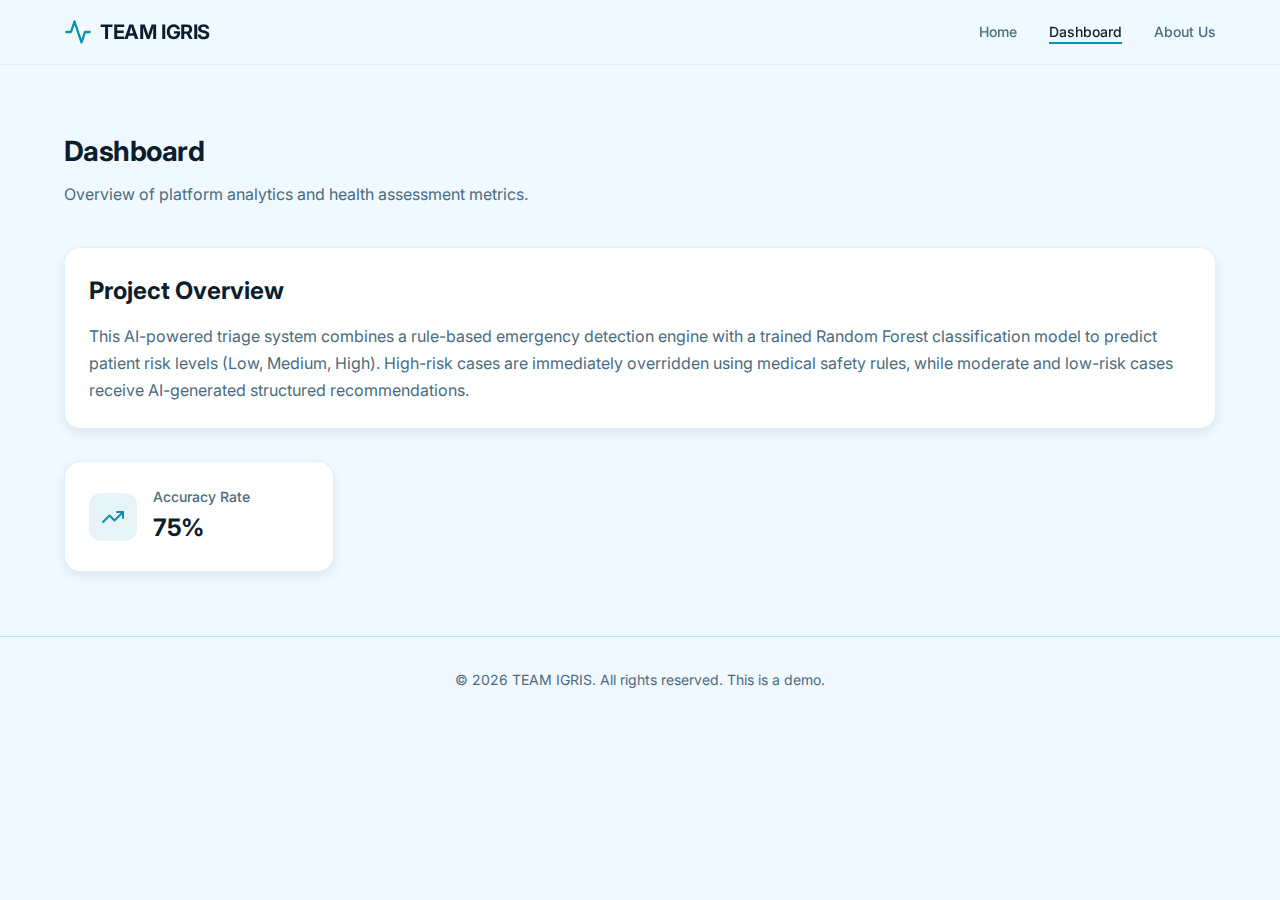
<file: frontend/dashboard.html>
<!DOCTYPE html>
<html lang="en">
<head>
  <meta charset="UTF-8" />
  <meta name="viewport" content="width=device-width, initial-scale=1.0" />
  <meta name="description" content="AI Health Dashboard - Platform analytics and health assessment metrics" />
  <meta name="theme-color" content="#0891b2" />
  <title>Dashboard - TEAM IGRIS</title>
  <link rel="preconnect" href="https://fonts.googleapis.com" />
  <link rel="preconnect" href="https://fonts.gstatic.com" crossorigin />
  <link href="https://fonts.googleapis.com/css2?family=Inter:wght@400;500;600;700&display=swap" rel="stylesheet" />
  <link rel="stylesheet" href="styles.css" />
</head>
<body>

  <!-- ========== NAVBAR ========== -->
  <nav class="navbar">
    <div class="navbar-inner">
      <a href="index.html" class="nav-logo">
        <svg xmlns="http://www.w3.org/2000/svg" width="28" height="28" viewBox="0 0 24 24" fill="none" stroke="currentColor" stroke-width="2" stroke-linecap="round" stroke-linejoin="round"><polyline points="22 12 18 12 15 21 9 3 6 12 2 12"/></svg>
        TEAM IGRIS
      </a>
      <ul class="nav-links" id="navLinks">
        <li><a href="index.html">Home</a></li>
        <li><a href="dashboard.html" class="active">Dashboard</a></li>
        <li><a href="about.html">About Us</a></li>
      </ul>
      <button class="nav-hamburger" id="hamburger" aria-label="Toggle menu">
        <svg xmlns="http://www.w3.org/2000/svg" width="18" height="18" viewBox="0 0 24 24" fill="none" stroke="currentColor" stroke-width="2" stroke-linecap="round" stroke-linejoin="round"><line x1="3" y1="12" x2="21" y2="12"/><line x1="3" y1="6" x2="21" y2="6"/><line x1="3" y1="18" x2="21" y2="18"/></svg>
      </button>
    </div>
  </nav>

  <main class="page-section">

    <!-- Page Header -->
    <div class="anim-fade-up">
      <h1 class="page-title">Dashboard</h1>
      <p class="page-subtitle">Overview of platform analytics and health assessment metrics.</p>
      <div class="card anim-fade-up" style="padding:1.5rem; margin-bottom:2rem;">
      <h2 style="margin-bottom:0.75rem;">Project Overview</h2>
      <p style="color:var(--muted); line-height:1.7;">
        This AI-powered triage system combines a rule-based emergency detection 
        engine with a trained Random Forest classification model to predict 
        patient risk levels (Low, Medium, High).
        
        High-risk cases are immediately overridden using medical safety rules,
        while moderate and low-risk cases receive AI-generated structured 
        recommendations.
      </p>
     </div>

    </div>

    <!-- Stats Grid -->
    <div class="stats-grid">
    

      <div class="stat-card anim-fade-up anim-delay-2">
        <div class="stat-icon">
          <!-- TrendingUp icon -->
          <svg xmlns="http://www.w3.org/2000/svg" width="24" height="24" viewBox="0 0 24 24" fill="none" stroke="currentColor" stroke-width="2" stroke-linecap="round" stroke-linejoin="round"><polyline points="22 7 13.5 15.5 8.5 10.5 2 17"/><polyline points="16 7 22 7 22 13"/></svg>
        </div>
        <div>
          <p class="stat-label">Accuracy Rate</p>
          <p class="stat-value" data-count="95" data-suffix="%">0%</p>
        </div>
      </div>
    

  </main>

  <footer class="footer">
    &copy; 2026 TEAM IGRIS. All rights reserved. This is a demo.
  </footer>

  <script>
    // Mobile nav
    document.getElementById('hamburger').addEventListener('click', function () {
      document.getElementById('navLinks').classList.toggle('open');
    });

    // Count-up animation
    document.querySelectorAll('[data-count]').forEach(function (el) {
      var target = parseInt(el.getAttribute('data-count'));
      var suffix = el.getAttribute('data-suffix') || '';
      var duration = 1800;
      var startTime = null;

      function step(timestamp) {
        if (!startTime) startTime = timestamp;
        var progress = Math.min((timestamp - startTime) / duration, 1);
        var eased = 1 - Math.pow(1 - progress, 3);
        var current = Math.round(eased * target);
        el.textContent = current.toLocaleString() + suffix;
        if (progress < 1) requestAnimationFrame(step);
      }

      requestAnimationFrame(step);
    });
  </script>

</body>
</html>
</file>
<file: frontend/styles.css>
*,
*::before,
*::after {
  margin: 0;
  padding: 0;
  box-sizing: border-box;
}

:root {
  --bg: #f0f9ff;
  --fg: #0c1e2d;
  --card: #ffffff;
  --card-fg: #0c1e2d;
  --primary: #0891b2;
  --primary-fg: #ffffff;
  --secondary: #e0f2fe;
  --secondary-fg: #0c4a6e;
  --muted: #4b6b80;
  --border: #bae6fd;
  --accent: #06b6d4;
  --success: #10b981;
  --warning: #f59e0b;
  --destructive: #ef4444;
  --radius: 1rem;
  --shadow-sm: 0 1px 2px rgba(0, 0, 0, 0.05);
  --shadow-md: 0 4px 12px rgba(0, 0, 0, 0.08);
  --shadow-lg: 0 10px 30px rgba(0, 0, 0, 0.1);
}
/* ========== DARK THEME ========== */
body.dark-theme {
  --bg: #0f172a;
  --fg: #f1f5f9;
  --card: #1e293b;
  --card-fg: #f1f5f9;
  --primary: #22d3ee;
  --primary-fg: #0f172a;
  --secondary: #1e3a5f;
  --secondary-fg: #e2e8f0;
  --muted: #94a3b8;
  --border: #334155;
  --accent: #06b6d4;
  --success: #10b981;
  --warning: #f59e0b;
  --destructive: #ef4444;
}


html {
  scroll-behavior: smooth;
}

body {
  font-family: 'Inter', -apple-system, BlinkMacSystemFont, 'Segoe UI', Roboto, sans-serif;
  background-color: var(--bg);
  color: var(--fg);
  line-height: 1.6;
  -webkit-font-smoothing: antialiased;
}

a {
  text-decoration: none;
  color: inherit;
}

img {
  max-width: 100%;
  height: auto;
  display: block;
}

/* ---------- Animations ---------- */
@keyframes fadeInUp {
  from {
    opacity: 0;
    transform: translateY(24px);
  }
  to {
    opacity: 1;
    transform: translateY(0);
  }
}

@keyframes fadeInLeft {
  from {
    opacity: 0;
    transform: translateX(-30px);
  }
  to {
    opacity: 1;
    transform: translateX(0);
  }
}

@keyframes fadeInRight {
  from {
    opacity: 0;
    transform: translateX(30px);
  }
  to {
    opacity: 1;
    transform: translateX(0);
  }
}

@keyframes blink {
  0%, 100% { opacity: 1; }
  50% { opacity: 0; }
}

@keyframes pulseSubtle {
  0%, 100% { opacity: 1; }
  50% { opacity: 0.7; }
}

@keyframes spin {
  to { transform: rotate(360deg); }
}

.anim-fade-up {
  animation: fadeInUp 0.6s ease-out both;
}

.anim-fade-left {
  animation: fadeInLeft 0.6s ease-out both;
}

.anim-fade-right {
  animation: fadeInRight 0.6s ease-out both;
}

.anim-delay-1 { animation-delay: 150ms; }
.anim-delay-2 { animation-delay: 300ms; }
.anim-delay-3 { animation-delay: 450ms; }
.anim-delay-4 { animation-delay: 600ms; }

/* ---------- Navbar ---------- */
.navbar {
  position: sticky;
  top: 0;
  z-index: 100;
  background: rgba(240, 249, 255, 0.85);
  backdrop-filter: blur(16px);
  -webkit-backdrop-filter: blur(16px);
  border-bottom: 1px solid rgba(186, 230, 253, 0.5);
}

.navbar-inner {
  max-width: 1200px;
  margin: 0 auto;
  display: flex;
  align-items: center;
  justify-content: space-between;
  padding: 1rem 1.5rem;
}

.nav-logo {
  display: flex;
  align-items: center;
  gap: 0.5rem;
  font-size: 1.25rem;
  font-weight: 700;
  letter-spacing: -0.02em;
  color: var(--fg);
}

.nav-logo svg {
  color: var(--primary);
}

.nav-links {
  display: flex;
  align-items: center;
  gap: 2rem;
  list-style: none;
}

.nav-links a {
  font-size: 0.875rem;
  font-weight: 500;
  color: var(--muted);
  position: relative;
  padding-bottom: 4px;
  transition: color 0.3s;
}

.nav-links a::after {
  content: '';
  position: absolute;
  bottom: 0;
  left: 0;
  width: 0;
  height: 2px;
  background: var(--primary);
  transition: width 0.3s;
}

.nav-links a:hover {
  color: var(--fg);
}

.nav-links a:hover::after,
.nav-links a.active::after {
  width: 100%;
}

.nav-links a.active {
  color: var(--fg);
}

/* Mobile menu toggle */
.nav-hamburger {
  display: none;
  background: none;
  border: 1px solid var(--border);
  border-radius: 0.5rem;
  width: 36px;
  height: 36px;
  cursor: pointer;
  align-items: center;
  justify-content: center;
  color: var(--fg);
}

@media (max-width: 768px) {
  .nav-links { display: none; }
  .nav-hamburger { display: flex; }

  .nav-links.open {
    display: flex;
    flex-direction: column;
    position: absolute;
    top: 100%;
    left: 0;
    right: 0;
    background: var(--card);
    border-bottom: 1px solid var(--border);
    padding: 1rem 1.5rem;
    gap: 0.25rem;
  }

  .nav-links.open a {
    display: block;
    padding: 0.75rem 1rem;
    border-radius: 0.5rem;
  }

  .nav-links.open a:hover {
    background: var(--secondary);
  }
}

/* ---------- Hero Section ---------- */
.hero {
  position: relative;
  min-height: 85vh;
  display: flex;
  align-items: center;
  justify-content: center;
  overflow: hidden;
}

.hero-bg {
  position: absolute;
  inset: 0;
  background-image: url('../images/hospital-bg.jpg');
  background-size: cover;
  background-position: center;
  background-repeat: no-repeat;
}

.hero-overlay {
  position: absolute;
  inset: 0;
  background: rgba(240, 249, 255, 0.55);
}

.hero-content {
  position: relative;
  z-index: 10;
  max-width: 800px;
  margin: 0 auto;
  padding: 6rem 1.5rem;
  text-align: center;
}

.hero-badge {
  display: inline-flex;
  align-items: center;
  gap: 0.5rem;
  padding: 0.375rem 1rem;
  border-radius: 9999px;
  border: 1px solid rgba(8, 145, 178, 0.3);
  background: rgba(8, 145, 178, 0.1);
  font-size: 0.875rem;
  font-weight: 500;
  color: var(--primary);
  margin-bottom: 1.5rem;
}

.hero-badge svg {
  width: 16px;
  height: 16px;
}

.hero h1 {
  font-size: clamp(2rem, 5vw, 3.5rem);
  font-weight: 700;
  line-height: 1.15;
  letter-spacing: -0.03em;
  color: var(--fg);
  margin-bottom: 1.5rem;
  text-wrap: balance;
}

.hero h1 span {
  color: var(--primary);
}

.hero p {
  font-size: 1.125rem;
  color: var(--muted);
  max-width: 640px;
  margin: 0 auto 2.5rem;
  text-wrap: pretty;
}

/* ---------- Buttons ---------- */
.btn {
  display: inline-flex;
  align-items: center;
  gap: 0.5rem;
  padding: 0.875rem 2rem;
  border-radius: var(--radius);
  font-size: 1rem;
  font-weight: 600;
  border: none;
  cursor: pointer;
  transition: all 0.3s;
}

.btn-primary {
  background: var(--primary);
  color: var(--primary-fg);
  box-shadow: var(--shadow-md);
}

.btn-primary:hover {
  background: #0e7490;
  box-shadow: var(--shadow-lg);
  transform: scale(1.03);
}

.btn-primary:active {
  transform: scale(0.98);
}

.btn svg {
  width: 20px;
  height: 20px;
}

/* ---------- Cards ---------- */
.card {
  background: var(--card);
  border: 1px solid rgba(186, 230, 253, 0.5);
  border-radius: var(--radius);
  box-shadow: var(--shadow-md);
  overflow: hidden;
}

.card-header {
  padding: 1.5rem 1.5rem 0;
}

.card-header h2 {
  font-size: 1.375rem;
  font-weight: 700;
  color: var(--fg);
  margin-bottom: 0.25rem;
}

.card-header p {
  font-size: 0.875rem;
  color: var(--muted);
}

.card-body {
  padding: 1.5rem;
}

/* ---------- Symptom Form Section ---------- */
.form-section {
  max-width: 640px;
  margin: 0 auto;
  padding: 5rem 1.5rem;
}

.form-grid {
  display: grid;
  grid-template-columns: 1fr 1fr;
  gap: 1rem;
}

@media (max-width: 480px) {
  .form-grid { grid-template-columns: 1fr; }
}

.form-group {
  display: flex;
  flex-direction: column;
  gap: 0.5rem;
}

.form-group label {
  font-size: 0.875rem;
  font-weight: 500;
  color: var(--fg);
}

.form-group input {
  padding: 0.75rem 1rem;
  border: 1px solid var(--border);
  border-radius: 0.75rem;
  font-size: 0.875rem;
  font-family: inherit;
  background: var(--card);
  color: var(--fg);
  transition: all 0.3s;
  outline: none;
}

.form-group input:focus {
  border-color: var(--primary);
  box-shadow: 0 0 0 3px rgba(8, 145, 178, 0.15);
}

.form-group input.error {
  border-color: var(--destructive);
}

.error-text {
  font-size: 0.75rem;
  color: var(--destructive);
}

/* Symptom toggles */
.symptom-label {
  font-size: 0.875rem;
  font-weight: 500;
  color: var(--fg);
  margin-bottom: 0.25rem;
}

.symptom-grid {
  display: grid;
  grid-template-columns: 1fr 1fr;
  gap: 0.75rem;
}

.symptom-btn {
  display: flex;
  align-items: center;
  gap: 0.75rem;
  padding: 0.75rem 1rem;
  border: 2px solid var(--border);
  border-radius: 0.75rem;
  background: var(--card);
  font-size: 0.875rem;
  font-weight: 500;
  font-family: inherit;
  color: var(--muted);
  cursor: pointer;
  transition: all 0.3s;
}

.symptom-btn:hover {
  border-color: rgba(8, 145, 178, 0.4);
  background: var(--secondary);
}

.symptom-btn.selected {
  border-color: var(--primary);
  background: rgba(8, 145, 178, 0.1);
  color: var(--primary);
  box-shadow: var(--shadow-sm);
}

.symptom-btn svg {
  width: 20px;
  height: 20px;
  flex-shrink: 0;
}

/* Submit button full-width */
.btn-block {
  width: 100%;
  justify-content: center;
  padding: 1rem;
  margin-top: 0.5rem;
}

.btn-block.loading {
  opacity: 0.6;
  pointer-events: none;
}

.spinner {
  width: 20px;
  height: 20px;
  border: 2px solid rgba(255,255,255,0.3);
  border-top-color: white;
  border-radius: 50%;
  animation: spin 0.6s linear infinite;
}

/* ---------- Result Card ---------- */
.result-section {
  max-width: 640px;
  margin: 0 auto;
  padding: 0 1.5rem 5rem;
  display: none;
}

.result-section.visible {
  display: block;
}

.result-header {
  display: flex;
  align-items: center;
  justify-content: space-between;
  padding: 1.5rem;
  border-bottom: 1px solid rgba(186, 230, 253, 0.3);
}

.result-header h2 {
  font-size: 1.25rem;
  font-weight: 700;
  color: var(--fg);
}

.risk-badge {
  padding: 0.375rem 1rem;
  border-radius: 9999px;
  font-size: 0.875rem;
  font-weight: 700;
  animation: pulseSubtle 2s ease-in-out infinite;
}

.risk-low {
  background: rgba(16, 185, 129, 0.15);
  color: var(--success);
  border: 1px solid rgba(16, 185, 129, 0.3);
}

.risk-medium {
  background: rgba(245, 158, 11, 0.15);
  color: var(--warning);
  border: 1px solid rgba(245, 158, 11, 0.3);
}

.risk-high {
  background: rgba(239, 68, 68, 0.15);
  color: var(--destructive);
  border: 1px solid rgba(239, 68, 68, 0.3);
}

.result-body {
  padding: 1.5rem;
  display: flex;
  flex-direction: column;
  gap: 1.5rem;
}

.confidence-bar-track {
  width: 100%;
  height: 12px;
  background: var(--secondary);
  border-radius: 6px;
  overflow: hidden;
}

.confidence-bar-fill {
  height: 100%;
  background: var(--primary);
  border-radius: 6px;
  transition: width 1s ease-out;
  width: 0;
}

.confidence-info {
  display: flex;
  align-items: center;
  justify-content: space-between;
  font-size: 0.875rem;
  margin-bottom: 0.5rem;
}

.confidence-info span:first-child {
  font-weight: 500;
  color: var(--muted);
}

.confidence-info span:last-child {
  font-weight: 700;
  color: var(--fg);
}

.result-rec-label {
  font-size: 0.875rem;
  font-weight: 500;
  color: var(--muted);
  margin-bottom: 0.5rem;
}

.result-rec-text {
  font-size: 0.875rem;
  line-height: 1.7;
  color: var(--fg);
  min-height: 80px;
}

.typing-cursor {
  display: inline-block;
  width: 2px;
  height: 16px;
  background: var(--primary);
  vertical-align: middle;
  animation: blink 0.8s infinite;
  margin-left: 2px;
}

/* ---------- Result border colors ---------- */
.card-result-low { border: 2px solid rgba(16, 185, 129, 0.3); }
.card-result-medium { border: 2px solid rgba(245, 158, 11, 0.3); }
.card-result-high { border: 2px solid rgba(239, 68, 68, 0.3); }

/* ---------- Dashboard ---------- */
.page-section {
  max-width: 1200px;
  margin: 0 auto;
  padding: 4rem 1.5rem;
}

.page-title {
  font-size: 1.75rem;
  font-weight: 700;
  letter-spacing: -0.02em;
  color: var(--fg);
  margin-bottom: 0.5rem;
}

.page-subtitle {
  color: var(--muted);
  margin-bottom: 2.5rem;
}

.stats-grid {
  display: grid;
  grid-template-columns: repeat(4, 1fr);
  gap: 1.5rem;
}

@media (max-width: 960px) {
  .stats-grid { grid-template-columns: repeat(2, 1fr); }
}

@media (max-width: 480px) {
  .stats-grid { grid-template-columns: 1fr; }
}

.stat-card {
  background: var(--card);
  border: 1px solid rgba(186, 230, 253, 0.5);
  border-radius: var(--radius);
  padding: 1.5rem;
  display: flex;
  align-items: center;
  gap: 1rem;
  box-shadow: var(--shadow-md);
  transition: all 0.3s;
}

.stat-card:hover {
  transform: translateY(-4px);
  box-shadow: var(--shadow-lg);
}

.stat-icon {
  width: 48px;
  height: 48px;
  border-radius: 0.75rem;
  background: rgba(8, 145, 178, 0.1);
  display: flex;
  align-items: center;
  justify-content: center;
  flex-shrink: 0;
  color: var(--primary);
}

.stat-icon svg {
  width: 24px;
  height: 24px;
}

.stat-label {
  font-size: 0.875rem;
  font-weight: 500;
  color: var(--muted);
}

.stat-value {
  font-size: 1.5rem;
  font-weight: 700;
  letter-spacing: -0.02em;
  color: var(--fg);
}

/* ---------- Table ---------- */
.table-section {
  margin-top: 3rem;
}

.table-section h2 {
  font-size: 1.25rem;
  font-weight: 700;
  color: var(--fg);
  margin-bottom: 1.5rem;
}

.table-wrap {
  overflow-x: auto;
  border: 1px solid rgba(186, 230, 253, 0.5);
  border-radius: var(--radius);
  background: var(--card);
  box-shadow: var(--shadow-md);
}

.table-wrap table {
  width: 100%;
  border-collapse: collapse;
  font-size: 0.875rem;
}

.table-wrap thead tr {
  background: var(--secondary);
  border-bottom: 1px solid var(--border);
}

.table-wrap th {
  padding: 0.75rem 1.5rem;
  text-align: left;
  font-weight: 500;
  color: var(--muted);
}

.table-wrap td {
  padding: 1rem 1.5rem;
  border-bottom: 1px solid rgba(186, 230, 253, 0.3);
}

.table-wrap tbody tr:last-child td {
  border-bottom: none;
}

.table-wrap tbody tr {
  transition: background 0.2s;
}

.table-wrap tbody tr:hover {
  background: rgba(224, 242, 254, 0.4);
}

.table-wrap td:first-child {
  font-weight: 500;
  color: var(--fg);
}

.table-wrap td {
  color: var(--muted);
}

.pill {
  display: inline-block;
  padding: 0.25rem 0.75rem;
  border-radius: 9999px;
  font-size: 0.75rem;
  font-weight: 500;
}

.pill-low { background: rgba(16,185,129,0.15); color: var(--success); }
.pill-medium { background: rgba(245,158,11,0.15); color: var(--warning); }
.pill-high { background: rgba(239,68,68,0.15); color: var(--destructive); }

/* ---------- About Page ---------- */
.about-hero {
  text-align: center;
  margin-bottom: 4rem;
}

.about-hero h1 {
  font-size: clamp(1.75rem, 4vw, 2.25rem);
  font-weight: 700;
  letter-spacing: -0.02em;
  color: var(--fg);
  margin-bottom: 1rem;
}

.about-hero p {
  font-size: 1.125rem;
  color: var(--muted);
  max-width: 640px;
  margin: 0 auto;
  text-wrap: pretty;
}

.about-grid {
  display: grid;
  grid-template-columns: 1fr 1fr;
  gap: 3rem;
  align-items: center;
  margin-bottom: 5rem;
}

@media (max-width: 768px) {
  .about-grid { grid-template-columns: 1fr; }
}

.about-img {
  border-radius: var(--radius);
  overflow: hidden;
  box-shadow: var(--shadow-lg);
}

.about-text h2 {
  font-size: 1.5rem;
  font-weight: 700;
  color: var(--fg);
  margin-bottom: 1.5rem;
}

.about-text p {
  color: var(--muted);
  line-height: 1.7;
  margin-bottom: 1rem;
}

.values-title {
  text-align: center;
  font-size: 1.5rem;
  font-weight: 700;
  color: var(--fg);
  margin-bottom: 2rem;
}

.values-grid {
  display: grid;
  grid-template-columns: repeat(4, 1fr);
  gap: 1.5rem;
}

@media (max-width: 960px) {
  .values-grid { grid-template-columns: repeat(2, 1fr); }
}

@media (max-width: 480px) {
  .values-grid { grid-template-columns: 1fr; }
}

.value-card {
  display: flex;
  flex-direction: column;
  align-items: center;
  gap: 1rem;
  padding: 1.5rem;
  background: var(--card);
  border: 1px solid rgba(186, 230, 253, 0.5);
  border-radius: var(--radius);
  text-align: center;
  box-shadow: var(--shadow-md);
  transition: all 0.3s;
}

.value-card:hover {
  transform: translateY(-4px);
  box-shadow: var(--shadow-lg);
}

.value-icon {
  width: 48px;
  height: 48px;
  border-radius: 0.75rem;
  background: rgba(8, 145, 178, 0.1);
  display: flex;
  align-items: center;
  justify-content: center;
  color: var(--primary);
}

.value-icon svg {
  width: 24px;
  height: 24px;
}

.value-card h3 {
  font-weight: 700;
  color: var(--fg);
}

.value-card p {
  font-size: 0.875rem;
  line-height: 1.6;
  color: var(--muted);
}

/* ---------- Footer ---------- */
.footer {
  border-top: 1px solid var(--border);
  padding: 2rem 1.5rem;
  text-align: center;
  font-size: 0.875rem;
  color: var(--muted);
}

/* ---------- Utility ---------- */
.sr-only {
  position: absolute;
  width: 1px;
  height: 1px;
  padding: 0;
  margin: -1px;
  overflow: hidden;
  clip: rect(0,0,0,0);
  border: 0;
}

.flex-gap { display: flex; flex-direction: column; gap: 1.5rem; }

/* ---------- Previous Health Issues ---------- */
.health-grid {
  display: grid;
  grid-template-columns: 1fr 1fr;
  gap: 0.75rem;
}

@media (max-width: 480px) {
  .health-grid {
    grid-template-columns: 1fr;
  }
}



.health-checkbox {
  display: flex;
  align-items: center;
  gap: 0.75rem;
  padding: 0.75rem 1rem;
  border: 2px solid var(--border);
  border-radius: 0.75rem;
  background: var(--card);
  font-size: 0.875rem;
  font-weight: 500;
  color: var(--muted);
  cursor: pointer;
  transition: all 0.3s;
}

.health-checkbox:hover {
  border-color: rgba(8, 145, 178, 0.4);
  background: var(--secondary);
}

.health-checkbox input {
  accent-color: var(--primary);
  width: 16px;
  height: 16px;
}

/* ---------- Team Section ---------- */
.team-grid {
  display: grid;
  grid-template-columns: repeat(4, 1fr);
  gap: 1.5rem;
  margin-bottom: 5rem;
}

@media (max-width: 960px) {
  .team-grid {
    grid-template-columns: repeat(2, 1fr);
  }
}

@media (max-width: 480px) {
  .team-grid {
    grid-template-columns: 1fr;
  }
}

.team-card {
  background: var(--card);
  border: 1px solid rgba(186, 230, 253, 0.5);
  border-radius: var(--radius);
  padding: 1.75rem 1.5rem;
  text-align: center;
  box-shadow: var(--shadow-md);
  transition: all 0.3s;
}

.team-card:hover {
  transform: translateY(-6px);
  box-shadow: var(--shadow-lg);
}

.team-avatar {
  width: 64px;
  height: 64px;
  margin: 0 auto 1rem;
  border-radius: 9999px;
  background: rgba(8, 145, 178, 0.15);
  color: var(--primary);
  font-size: 1.5rem;
  font-weight: 700;
  display: flex;
  align-items: center;
  justify-content: center;
}

.team-card h3 {
  font-weight: 700;
  color: var(--fg);
  margin-bottom: 0.25rem;
}

.team-role {
  font-size: 0.875rem;
  color: var(--muted);
  margin-bottom: 1rem;
}

.team-links {
  display: flex;
  justify-content: center;
  gap: 1rem;
}

.team-links a {
  font-size: 0.875rem;
  font-weight: 600;
  color: var(--primary);
  border-bottom: 2px solid transparent;
  transition: all 0.3s;
}

.team-links a:hover {
  border-color: var(--primary);
}

.rec-item {
  margin-bottom: 6px;
}

.rec-warning {
  margin-top: 12px;
  padding: 8px 10px;
  border-radius: 6px;
  font-weight: 700;
  color: #dc2626;
  background: #fee2e2;
  border-left: 4px solid #dc2626;
}



.nav-theme-btn {
  background: none;
  border: 1px solid var(--border);
  border-radius: 0.5rem;
  padding: 0.4rem 0.6rem;
  cursor: pointer;
  font-size: 1rem;
  transition: all 0.3s;
  margin-left: 1rem;
}

.nav-theme-btn:hover {
  background: var(--secondary);
}
</file>
